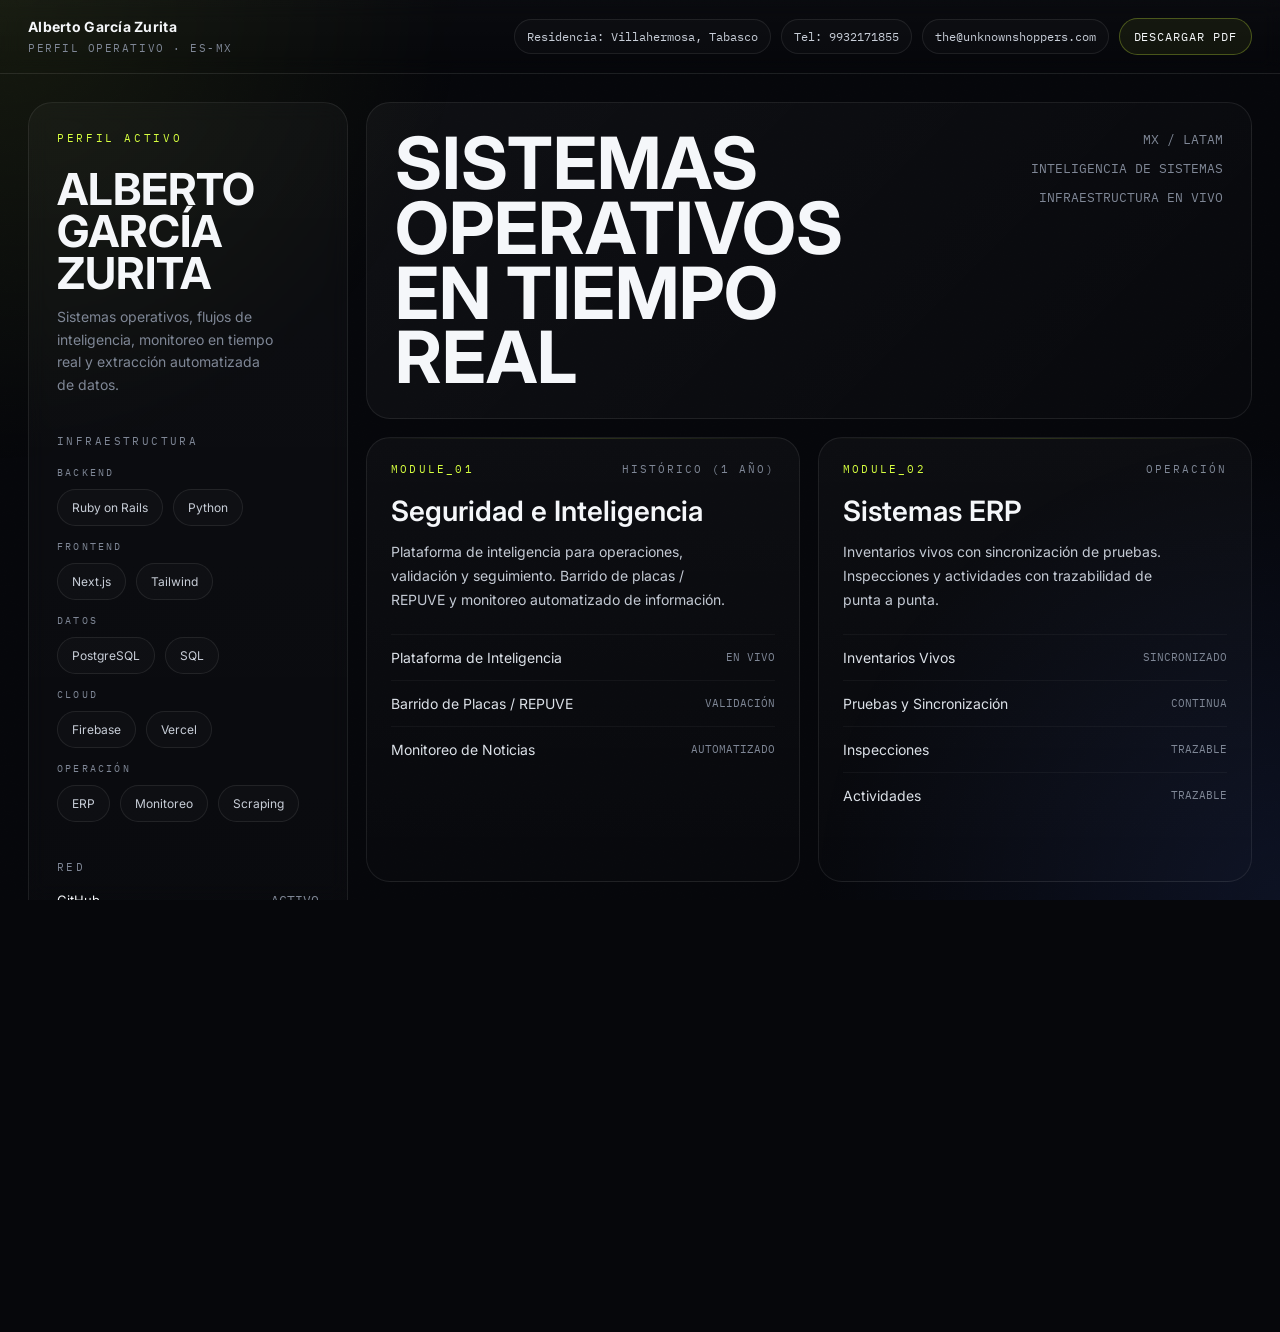
<file: index.html>
<!doctype html>
<html lang="es-MX">
  <head>
    <meta charset="utf-8" />
    <meta name="viewport" content="width=device-width, initial-scale=1" />
    <title>CV</title>
    <meta http-equiv="refresh" content="0; url=./cv.html" />
    <link rel="canonical" href="./cv.html" />
  </head>
  <body>
    <noscript>
      <p>
        Este sitio requiere redirección. Abre:
        <a href="./cv.html">cv.html</a>
      </p>
    </noscript>
    <script>
      window.location.replace('./cv.html');
    </script>
  </body>
</html>
</file>
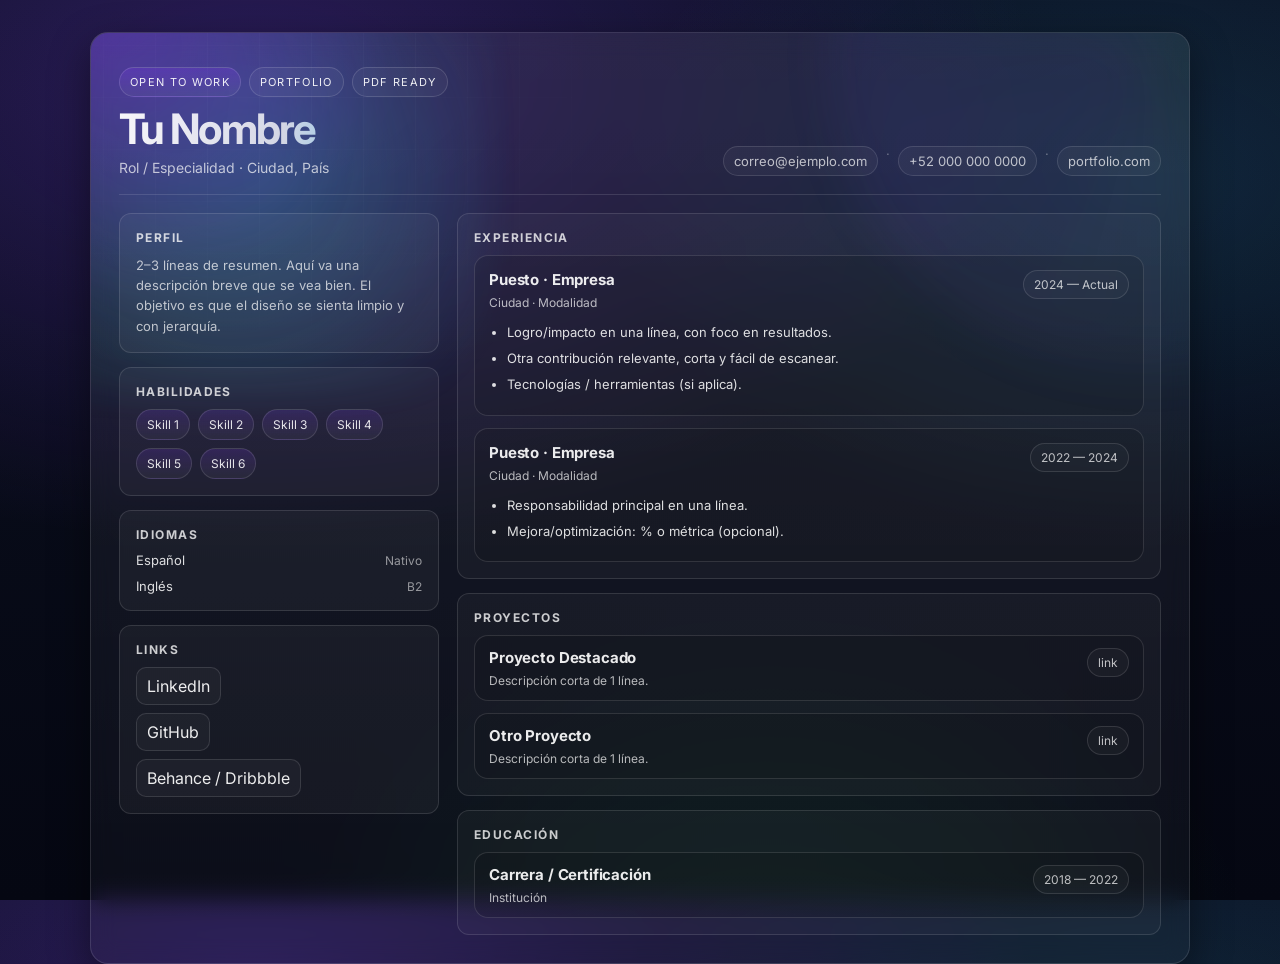
<file: bkgrnd.html>
<!doctype html>
<html lang="es">
  <head>
    <meta charset="utf-8" />
    <meta name="viewport" content="width=device-width, initial-scale=1" />
    <title>Currículum</title>
    <link rel="preconnect" href="https://fonts.googleapis.com" />
    <link rel="preconnect" href="https://fonts.gstatic.com" crossorigin />
    <link
      href="https://fonts.googleapis.com/css2?family=Inter:wght@400;500;600;700&display=swap"
      rel="stylesheet"
    />
    <link rel="stylesheet" href="./style.css?v=2" />
  </head>
  <body>
    <div class="page" id="cv">
      <div class="fx" aria-hidden="true">
        <div class="fx__grid"></div>
        <div class="fx__orb"></div>
        <div class="fx__ring"></div>
      </div>

      <header class="header hero">
        <div class="header__left">
          <div class="hero__badge">
            <span class="badge">OPEN TO WORK</span>
            <span class="badge badge--soft">PORTFOLIO</span>
            <span class="badge badge--soft">PDF READY</span>
          </div>
          <h1 class="name">Tu Nombre</h1>
          <p class="headline">Rol / Especialidad · Ciudad, País</p>
        </div>
        <div class="header__right">
          <a class="contact" href="#">correo@ejemplo.com</a>
          <span class="dot">·</span>
          <a class="contact" href="#">+52 000 000 0000</a>
          <span class="dot">·</span>
          <a class="contact" href="#">portfolio.com</a>
        </div>
      </header>

      <main class="grid">
        <aside class="sidebar">
          <section class="card">
            <h2 class="section-title">Perfil</h2>
            <p class="muted">
              2–3 líneas de resumen. Aquí va una descripción breve que se vea bien.
              El objetivo es que el diseño se sienta limpio y con jerarquía.
            </p>
          </section>

          <section class="card">
            <h2 class="section-title">Habilidades</h2>
            <div class="chips">
              <span class="chip">Skill 1</span>
              <span class="chip">Skill 2</span>
              <span class="chip">Skill 3</span>
              <span class="chip">Skill 4</span>
              <span class="chip">Skill 5</span>
              <span class="chip">Skill 6</span>
            </div>
          </section>

          <section class="card">
            <h2 class="section-title">Idiomas</h2>
            <ul class="list">
              <li><span class="k">Español</span><span class="v">Nativo</span></li>
              <li><span class="k">Inglés</span><span class="v">B2</span></li>
            </ul>
          </section>

          <section class="card">
            <h2 class="section-title">Links</h2>
            <ul class="links">
              <li><a href="#">LinkedIn</a></li>
              <li><a href="#">GitHub</a></li>
              <li><a href="#">Behance / Dribbble</a></li>
            </ul>
          </section>
        </aside>

        <section class="content">
          <section class="card card--flat">
            <h2 class="section-title">Experiencia</h2>

            <article class="item">
              <div class="item__top">
                <div>
                  <h3 class="item__title">Puesto · Empresa</h3>
                  <p class="item__meta">Ciudad · Modalidad</p>
                </div>
                <div class="item__time">2024 — Actual</div>
              </div>
              <ul class="bullets">
                <li>Logro/impacto en una línea, con foco en resultados.</li>
                <li>Otra contribución relevante, corta y fácil de escanear.</li>
                <li>Tecnologías / herramientas (si aplica).</li>
              </ul>
            </article>

            <article class="item">
              <div class="item__top">
                <div>
                  <h3 class="item__title">Puesto · Empresa</h3>
                  <p class="item__meta">Ciudad · Modalidad</p>
                </div>
                <div class="item__time">2022 — 2024</div>
              </div>
              <ul class="bullets">
                <li>Responsabilidad principal en una línea.</li>
                <li>Mejora/optimización: % o métrica (opcional).</li>
              </ul>
            </article>
          </section>

          <section class="card card--flat">
            <h2 class="section-title">Proyectos</h2>
            <article class="item item--compact">
              <div class="item__top">
                <div>
                  <h3 class="item__title">Proyecto Destacado</h3>
                  <p class="item__meta">Descripción corta de 1 línea.</p>
                </div>
                <div class="item__time"><a href="#">link</a></div>
              </div>
            </article>
            <article class="item item--compact">
              <div class="item__top">
                <div>
                  <h3 class="item__title">Otro Proyecto</h3>
                  <p class="item__meta">Descripción corta de 1 línea.</p>
                </div>
                <div class="item__time"><a href="#">link</a></div>
              </div>
            </article>
          </section>

          <section class="card card--flat">
            <h2 class="section-title">Educación</h2>
            <article class="item item--compact">
              <div class="item__top">
                <div>
                  <h3 class="item__title">Carrera / Certificación</h3>
                  <p class="item__meta">Institución</p>
                </div>
                <div class="item__time">2018 — 2022</div>
              </div>
            </article>
          </section>
        </section>
      </main>
    </div>
    <script src="./script.js?v=2" defer></script>
  </body>
</html>
</file>
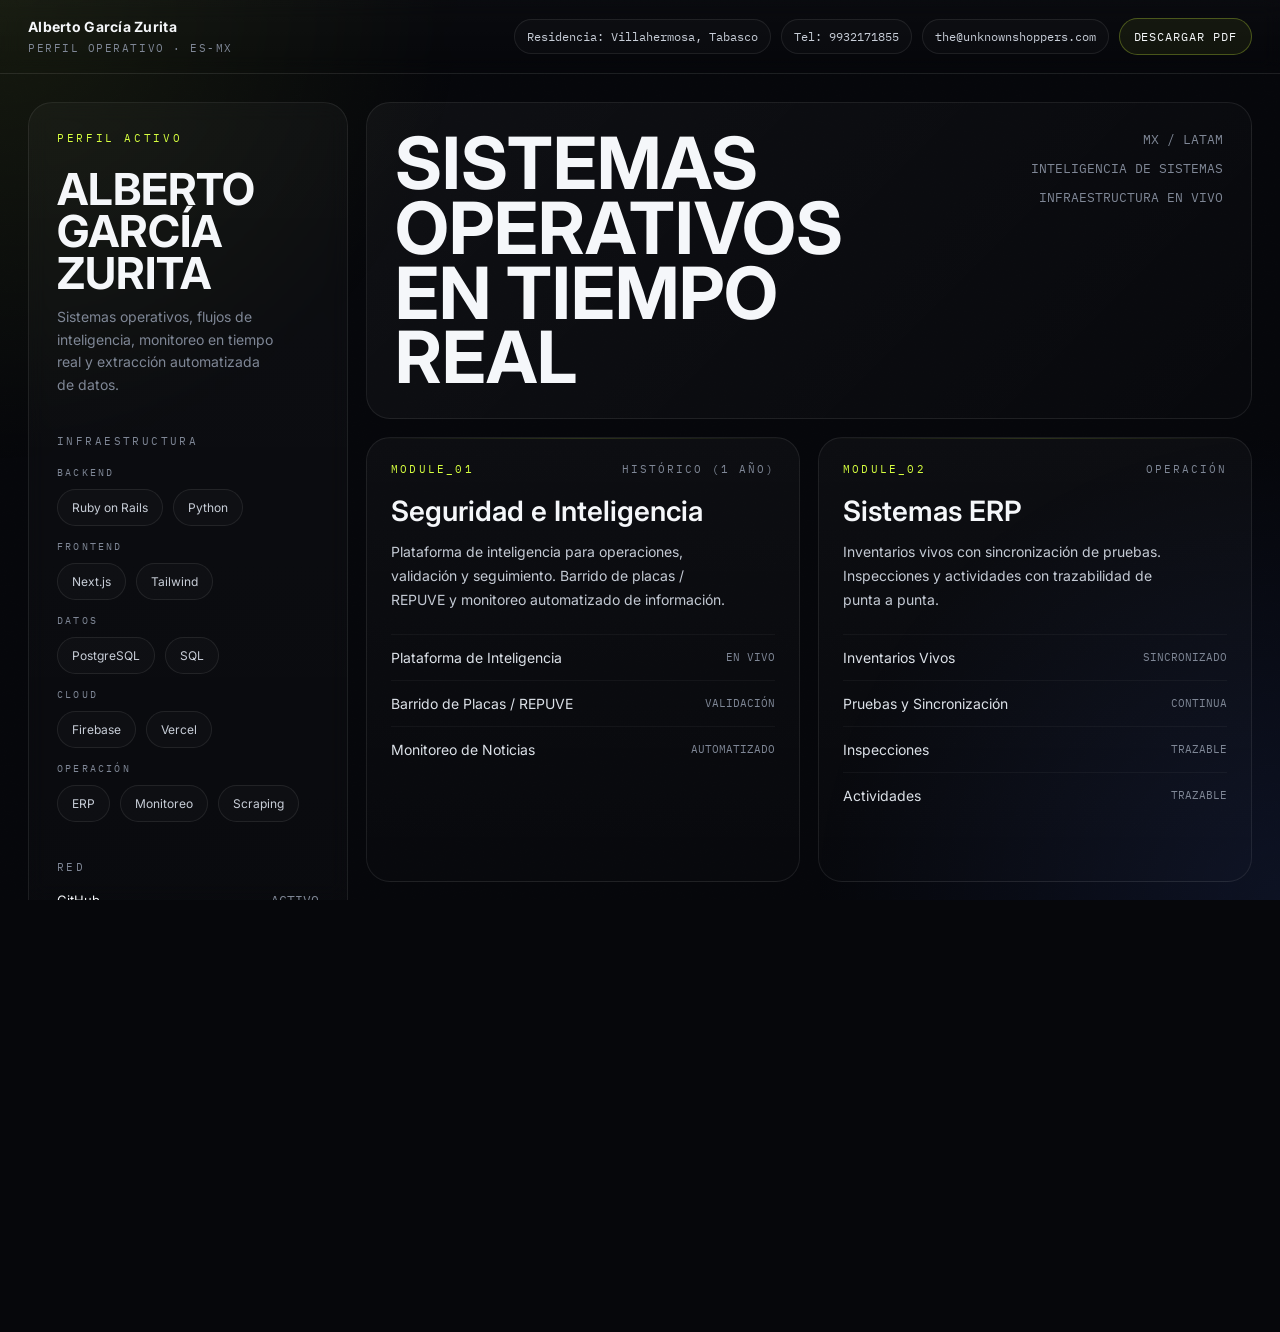
<file: cv.html>
<!DOCTYPE html>
<html lang="es-MX">
<head>
  <meta charset="UTF-8" />
  <meta name="viewport" content="width=device-width, initial-scale=1.0" />

  <title>Perfil de Sistemas Operativos</title>

  <link rel="preconnect" href="https://fonts.googleapis.com">
  <link rel="preconnect" href="https://fonts.gstatic.com" crossorigin>

  <!-- MAIN -->
  <link href="https://fonts.googleapis.com/css2?family=Inter:wght@300;400;500;600;700&display=swap" rel="stylesheet">

  <!-- MONO -->
  <link href="https://fonts.googleapis.com/css2?family=IBM+Plex+Mono:wght@300;400;500&display=swap" rel="stylesheet">

  <style>

    :root{
      --bg:#06070b;
      --panel:#0d1017;
      --line:rgba(255,255,255,.08);
      --soft:rgba(255,255,255,.04);

      --text:#f5f7fa;
      --muted:#7f8796;

      --accent:#d6ff3f;

      --mono:'IBM Plex Mono', monospace;
      --sans:'Inter', sans-serif;
    }

    *{
      margin:0;
      padding:0;
      box-sizing:border-box;
    }

    html,
    body{
      width:100%;
      height:100%;
      background:var(--bg);
      overflow:hidden;
      font-family:var(--sans);
      color:var(--text);
    }

    body::before{
      content:"";
      position:fixed;
      inset:0;

      background:
      radial-gradient(circle at top left,
      rgba(214,255,63,.08),
      transparent 30%),

      radial-gradient(circle at bottom right,
      rgba(80,120,255,.10),
      transparent 30%);

      pointer-events:none;
    }

    .noise{
      position:fixed;
      inset:0;
      opacity:.03;
      background-image:url("data:image/svg+xml,%3Csvg xmlns='http://www.w3.org/2000/svg' width='180' height='180'%3E%3Cfilter id='n'%3E%3CfeTurbulence type='fractalNoise' baseFrequency='.9' numOctaves='3' stitchTiles='stitch'/%3E%3C/filter%3E%3Crect width='180' height='180' filter='url(%23n)' opacity='.28'/%3E%3C/svg%3E");
      pointer-events:none;
      mix-blend-mode:overlay;
    }

    .shell{
      width:100%;
      height:100%;
      display:flex;
      flex-direction:column;
    }

    .topbar,
    .footer{
      padding:18px 28px;
      display:flex;
      align-items:center;
      justify-content:space-between;
      gap:18px;
    }

    .topbar{
      border-bottom:1px solid var(--line);
      background:linear-gradient(
      180deg,
      rgba(255,255,255,.02),
      rgba(255,255,255,0));
      backdrop-filter:blur(10px);
    }

    .btn{
      border:1px solid rgba(214,255,63,.28);
      background:rgba(214,255,63,.06);
      color:var(--text);
      padding:10px 14px;
      border-radius:999px;
      font-family:var(--mono);
      font-size:12px;
      letter-spacing:.08em;
      text-transform:uppercase;
      cursor:pointer;
      transition:transform .25s ease, border .25s ease, background .25s ease;
      white-space:nowrap;
    }

    .btn:hover{
      transform:translateY(-2px);
      border-color:rgba(214,255,63,.55);
      background:rgba(214,255,63,.10);
    }

    .footer{
      border-top:1px solid var(--line);
      color:var(--muted);
      font-family:var(--mono);
      font-size:12px;
      background:linear-gradient(
      0deg,
      rgba(255,255,255,.02),
      rgba(255,255,255,0));
      backdrop-filter:blur(10px);
    }

    .brand{
      display:flex;
      flex-direction:column;
      gap:6px;
    }

    .brand strong{
      font-family:var(--sans);
      font-size:14px;
      letter-spacing:.02em;
    }

    .brand span{
      font-family:var(--mono);
      color:var(--muted);
      font-size:11px;
      letter-spacing:.14em;
      text-transform:uppercase;
    }

    .contact-row{
      display:flex;
      flex-wrap:wrap;
      align-items:center;
      justify-content:flex-end;
      gap:10px;
      font-family:var(--mono);
      font-size:12px;
      color:#c8ced8;
    }

    .pill{
      border:1px solid var(--line);
      background:rgba(255,255,255,.02);
      padding:9px 12px;
      border-radius:999px;
      white-space:nowrap;
    }

    .cap-group{
      margin-top:14px;
    }

    .cap-title{
      font-size:10px;
      letter-spacing:.22em;
      text-transform:uppercase;
      color:var(--muted);
      font-family:var(--mono);
      margin-bottom:10px;
    }

    .container{
      width:100%;
      flex:1;
      padding:28px;

      display:grid;

      grid-template-columns:
      320px
      1fr;

      gap:18px;
    }

    /* LEFT */

    .sidebar{
      border:1px solid var(--line);
      background:linear-gradient(
      180deg,
      rgba(255,255,255,.03),
      rgba(255,255,255,.01));

      border-radius:24px;

      padding:28px;

      display:flex;
      flex-direction:column;
      justify-content:space-between;

      backdrop-filter:blur(10px);
    }

    .top-label{
      font-size:11px;
      letter-spacing:.24em;
      color:var(--accent);
      font-family:var(--mono);

      margin-bottom:24px;
    }

    .name{
      font-size:44px;
      line-height:.95;
      font-weight:700;
      margin-bottom:12px;
    }

    .role{
      color:var(--muted);
      line-height:1.6;
      font-size:14px;

      max-width:220px;
    }

    .section{
      margin-top:38px;
    }

    .section-title{
      font-size:11px;
      letter-spacing:.22em;
      text-transform:uppercase;
      color:var(--muted);
      margin-bottom:18px;
      font-family:var(--mono);
    }

    .stack{
      display:flex;
      flex-wrap:wrap;
      gap:10px;
    }

    .chip{
      border:1px solid var(--line);
      padding:10px 14px;
      border-radius:999px;

      font-size:12px;
      color:#c8ced8;

      background:rgba(255,255,255,.02);
    }

    .meta{
      display:flex;
      justify-content:space-between;
      align-items:center;

      margin-bottom:14px;

      font-size:13px;
    }

    .meta span:last-child{
      color:var(--muted);
      font-family:var(--mono);
    }

    .bottom{
      margin-top:40px;
      border-top:1px solid var(--line);
      padding-top:18px;

      display:flex;
      justify-content:space-between;
      align-items:center;
    }

    .status{
      display:flex;
      align-items:center;
      gap:10px;

      font-size:12px;
      color:#aab1bc;
      font-family:var(--mono);
    }

    .dot{
      width:8px;
      height:8px;
      border-radius:50%;
      background:var(--accent);

      box-shadow:
      0 0 12px var(--accent);
    }

    .year{
      color:var(--muted);
      font-size:12px;
      font-family:var(--mono);
    }

    /* RIGHT */

    .main{
      display:grid;
      grid-template-rows:
      auto
      1fr;

      gap:18px;
    }

    .hero{
      border:1px solid var(--line);
      border-radius:24px;

      padding:28px;

      position:relative;
      overflow:hidden;

      background:
      linear-gradient(
      135deg,
      rgba(255,255,255,.04),
      rgba(255,255,255,.01));
    }

    .hero::after{
      content:"";
      position:absolute;
      inset:0;

      background:
      linear-gradient(
      90deg,
      transparent,
      rgba(255,255,255,.02),
      transparent);

      transform:translateX(-100%);
      animation:scan 8s linear infinite;
    }

    @keyframes scan{
      to{
        transform:translateX(100%);
      }
    }

    .hero-top{
      display:flex;
      justify-content:space-between;
      align-items:flex-start;
      gap:40px;
    }

    .hero-title{
      font-size:72px;
      line-height:.9;
      font-weight:700;

      max-width:720px;
    }

    .hero-info{
      text-align:right;
      min-width:220px;
    }

    .hero-info div{
      margin-bottom:12px;
      color:var(--muted);
      font-size:13px;
      font-family:var(--mono);
    }

    .grid{
      display:grid;

      grid-template-columns:
      repeat(2,1fr);

      gap:18px;
    }

    .module{
      border:1px solid var(--line);
      border-radius:24px;

      padding:24px;

      position:relative;
      overflow:hidden;

      background:
      linear-gradient(
      180deg,
      rgba(255,255,255,.03),
      rgba(255,255,255,.01));

      transition:
      border .3s ease,
      transform .3s ease,
      background .3s ease;
    }

    .module:hover{
      transform:translateY(-4px);

      border-color:
      rgba(214,255,63,.22);

      background:
      linear-gradient(
      180deg,
      rgba(214,255,63,.06),
      rgba(255,255,255,.01));
    }

    .module:focus-within{
      border-color:rgba(214,255,63,.22);
    }

    .module::before{
      content:"";
      position:absolute;

      top:0;
      left:0;

      width:100%;
      height:1px;

      background:
      linear-gradient(
      90deg,
      transparent,
      rgba(214,255,63,.5),
      transparent);

      opacity:.3;
    }

    .module-id{
      font-size:11px;
      letter-spacing:.2em;
      color:var(--accent);
      font-family:var(--mono);

      margin-bottom:18px;
    }

    .module-title{
      font-size:28px;
      font-weight:600;

      margin-bottom:12px;
    }

    .module-text{
      color:#c4cad4;
      line-height:1.7;
      font-size:14px;

      max-width:90%;
    }

    .tagline{
      position:absolute;
      right:24px;
      top:24px;

      color:var(--muted);
      font-size:11px;
      letter-spacing:.18em;
      font-family:var(--mono);
    }

    .timeline{
      margin-top:22px;

      display:flex;
      flex-direction:column;
      gap:14px;
    }

    .timeline-item{
      display:flex;
      justify-content:space-between;
      align-items:center;

      border-top:1px solid var(--soft);

      padding-top:14px;
    }

    .timeline-item span:first-child{
      font-size:14px;
      color:#dce1e8;
    }

    .timeline-item span:last-child{
      font-size:11px;
      color:var(--muted);
      font-family:var(--mono);
    }

    @media(max-width:1100px){

      body{
        overflow:auto;
      }

      .container{
        grid-template-columns:1fr;
        height:auto;
      }

      .main{
        grid-row:1;
      }

      .sidebar{
        grid-row:2;
      }

      .grid{
        grid-template-columns:1fr;
      }

      .hero-title{
        font-size:52px;
      }

      .hero-top{
        flex-direction:column;
      }

      .hero-info{
        text-align:left;
      }
    }

    @media(max-width:720px){

      html,
      body{
        overflow:auto;
      }

      .container{
        padding:16px;
        gap:14px;
      }

      .topbar,
      .footer{
        padding:14px 16px;
      }

      .contact-row{
        justify-content:flex-start;
      }

      .btn{
        width:100%;
      }

      .sidebar{
        padding:20px;
        border-radius:20px;
      }

      .top-label{
        margin-bottom:18px;
      }

      .name{
        font-size:36px;
      }

      .section{
        margin-top:28px;
      }

      .hero{
        padding:20px;
        border-radius:20px;
      }

      .hero-title{
        font-size:44px;
        max-width:none;
      }

      .hero-top{
        gap:18px;
      }

      .hero-info{
        min-width:0;
      }

      .module{
        padding:18px;
        border-radius:20px;
      }

      .module-title{
        font-size:22px;
      }

      .module-text{
        max-width:none;
      }
    }

    @media(max-width:420px){

      .container{
        padding:12px;
      }

      .topbar,
      .footer{
        padding:12px;
      }

      .name{
        font-size:32px;
      }

      .role{
        max-width:none;
      }

      .hero-title{
        font-size:38px;
      }

      .chip{
        padding:9px 12px;
      }
    }

    @media (prefers-reduced-motion: reduce){
      .hero::after{
        animation:none;
      }

      .module,
      .btn{
        transition:none;
      }

      .module:hover,
      .btn:hover{
        transform:none;
      }
    }

    @media print{

      html,
      body{
        background:#ffffff;
        color:#111;
        overflow:visible;
      }

      body::before,
      .noise,
      .hero::after{
        display:none !important;
      }

      .topbar,
      .footer{
        border:none;
        background:transparent;
        backdrop-filter:none;
      }

      .btn{
        display:none;
      }

      .container{
        padding:0;
        gap:14px;
      }

      .sidebar,
      .hero,
      .module{
        box-shadow:none;
        border:1px solid rgba(0,0,0,.12);
      }

      .module:hover{
        transform:none;
      }
    }

  </style>
</head>

<body>

<div class="noise"></div>

<div class="shell">

  <header class="topbar">
    <div class="brand">
      <strong>Alberto García Zurita</strong>
      <span>Perfil Operativo · ES-MX</span>
    </div>

    <div class="contact-row">
      <div class="pill">Residencia: Villahermosa, Tabasco</div>
      <div class="pill">Tel: 9932171855</div>
      <div class="pill">the@unknownshoppers.com</div>
      <button class="btn" type="button" onclick="window.print()">Descargar PDF</button>
    </div>
  </header>

  <div class="container">

  <!-- SIDEBAR -->

  <aside class="sidebar">

    <div>

      <div class="top-label">
        PERFIL ACTIVO
      </div>

      <div class="name">
        ALBERTO<br>
        GARCÍA ZURITA
      </div>

      <div class="role">
        Sistemas operativos, flujos de inteligencia,
        monitoreo en tiempo real y extracción automatizada de datos.
      </div>

      <div class="section">

        <div class="section-title">
          Infraestructura
        </div>

        <div class="cap-group">
          <div class="cap-title">Backend</div>
          <div class="stack">
            <div class="chip">Ruby on Rails</div>
            <div class="chip">Python</div>
          </div>
        </div>

        <div class="cap-group">
          <div class="cap-title">Frontend</div>
          <div class="stack">
            <div class="chip">Next.js</div>
            <div class="chip">Tailwind</div>
          </div>
        </div>

        <div class="cap-group">
          <div class="cap-title">Datos</div>
          <div class="stack">
            <div class="chip">PostgreSQL</div>
            <div class="chip">SQL</div>
          </div>
        </div>

        <div class="cap-group">
          <div class="cap-title">Cloud</div>
          <div class="stack">
            <div class="chip">Firebase</div>
            <div class="chip">Vercel</div>
          </div>
        </div>

        <div class="cap-group">
          <div class="cap-title">Operación</div>
          <div class="stack">
            <div class="chip">ERP</div>
            <div class="chip">Monitoreo</div>
            <div class="chip">Scraping</div>
          </div>
        </div>

      </div>

      <div class="section">

        <div class="section-title">
          Red
        </div>

        <div class="meta">
          <span>GitHub</span>
          <span>ACTIVO</span>
        </div>

        <div class="meta">
          <span>LinkedIn</span>
          <span>EN LÍNEA</span>
        </div>

        <div class="meta">
          <span>Portafolio</span>
          <span>EN VIVO</span>
        </div>

      </div>

      <div class="section">

        <div class="section-title">
          Educación
        </div>

        <div class="meta">
          <span>Colegio Arjí (VHSA)</span>
          <span>BÁSICA</span>
        </div>

        <div class="meta">
          <span>CECC (CDMX)</span>
          <span>SUPERIOR</span>
        </div>

        <div class="meta">
          <span>AKAMAYA (Cancún, CDMX)</span>
          <span>ESPECIALIZACIÓN</span>
        </div>

      </div>

    </div>

    <div class="bottom">

      <div class="status">
        <div class="dot"></div>
        SISTEMA ACTIVO
      </div>

      <div class="year">
        2026
      </div>

    </div>

  </aside>

  <!-- MAIN -->

  <main class="main">

    <section class="hero">

      <div class="hero-top">

        <div class="hero-title">
          SISTEMAS<br>
          OPERATIVOS<br>
          EN TIEMPO REAL
        </div>

        <div class="hero-info">

          <div>
            MX / LATAM
          </div>

          <div>
            INTELIGENCIA DE SISTEMAS
          </div>

          <div>
            INFRAESTRUCTURA EN VIVO
          </div>

        </div>

      </div>

    </section>

    <section class="grid">

      <!-- SECURITY -->

      <div class="module">

        <div class="tagline">
          HISTÓRICO (1 AÑO)
        </div>

        <div class="module-id">
          MODULE_01
        </div>

        <div class="module-title">
          Seguridad e Inteligencia
        </div>

        <div class="module-text">
          Plataforma de inteligencia para operaciones, validación y seguimiento.
          Barrido de placas / REPUVE y monitoreo automatizado de información.
        </div>

        <div class="timeline">

          <div class="timeline-item">
            <span>Plataforma de Inteligencia</span>
            <span>EN VIVO</span>
          </div>

          <div class="timeline-item">
            <span>Barrido de Placas / REPUVE</span>
            <span>VALIDACIÓN</span>
          </div>

          <div class="timeline-item">
            <span>Monitoreo de Noticias</span>
            <span>AUTOMATIZADO</span>
          </div>

        </div>

      </div>

      <!-- SISTEMAS ERP -->

      <div class="module">

        <div class="tagline">
          OPERACIÓN
        </div>

        <div class="module-id">
          MODULE_02
        </div>

        <div class="module-title">
          Sistemas ERP
        </div>

        <div class="module-text">
          Inventarios vivos con sincronización de pruebas.
          Inspecciones y actividades con trazabilidad de punta a punta.
        </div>

        <div class="timeline">

          <div class="timeline-item">
            <span>Inventarios Vivos</span>
            <span>SINCRONIZADO</span>
          </div>

          <div class="timeline-item">
            <span>Pruebas y Sincronización</span>
            <span>CONTINUA</span>
          </div>

          <div class="timeline-item">
            <span>Inspecciones</span>
            <span>TRAZABLE</span>
          </div>

          <div class="timeline-item">
            <span>Actividades</span>
            <span>TRAZABLE</span>
          </div>

        </div>

      </div>

      <!-- NEGOCIO -->

      <div class="module">

        <div class="tagline">
          SECTOR EMPRESARIAL
        </div>

        <div class="module-id">
          MODULE_03
        </div>

        <div class="module-title">
          Sistemas CRM
        </div>

        <div class="module-text">
          Sistemas CRM para operación comercial.
          Proyectos activos en sector empresarial: POS, evaluaciones y seguimiento de desempeño.
        </div>

        <div class="timeline">

          <div class="timeline-item">
            <span>POS</span>
            <span>OPERACIÓN</span>
          </div>

          <div class="timeline-item">
            <span>Evaluaciones</span>
            <span>SEGUIMIENTO</span>
          </div>

        </div>

      </div>

    </section>

  </main>

  </div>

  <footer class="footer">
    <div>Residencia: Villahermosa, Tabasco</div>
    <div class="contact-row">
      <div>Tel: 9932171855</div>
      <div>·</div>
      <div>the@unknownshoppers.com</div>
    </div>
  </footer>

</div>

</body>
</html>
</file>
<file: style.css>
:root {
  --bg: #0b1020;
  --paper: #0f172a;
  --surface: rgba(255, 255, 255, 0.06);
  --surface-2: rgba(255, 255, 255, 0.08);
  --text: rgba(255, 255, 255, 0.92);
  --muted: rgba(255, 255, 255, 0.7);
  --faint: rgba(255, 255, 255, 0.55);
  --line: rgba(255, 255, 255, 0.12);
  --accent: #7c3aed;
  --accent-2: #22c55e;
  --accent-3: #38bdf8;
  --shadow: 0 14px 40px rgba(0, 0, 0, 0.45);
  --radius: 18px;
  --radius-sm: 12px;
  --ease-out: cubic-bezier(0.16, 1, 0.3, 1);
  --ease-in: cubic-bezier(0.32, 0, 0.67, 0);
}

* {
  box-sizing: border-box;
}

html,
body {
  height: 100%;
}

body {
  margin: 0;
  font-family: Inter, ui-sans-serif, system-ui, -apple-system, Segoe UI, Roboto,
    Helvetica, Arial, "Apple Color Emoji", "Segoe UI Emoji";
  color: var(--text);
  background: radial-gradient(1200px 700px at 20% 10%, rgba(124, 58, 237, 0.28), transparent 65%),
    radial-gradient(900px 600px at 90% 20%, rgba(56, 189, 248, 0.14), transparent 60%),
    radial-gradient(900px 700px at 60% 110%, rgba(34, 197, 94, 0.1), transparent 55%),
    linear-gradient(180deg, var(--bg), #050712);
  -webkit-font-smoothing: antialiased;
  -moz-osx-font-smoothing: grayscale;
}

a {
  color: inherit;
  text-decoration: none;
}

a:hover {
  text-decoration: underline;
}

.page {
  width: min(1100px, calc(100% - 48px));
  margin: 32px auto;
  padding: 28px;
  border: 1px solid var(--line);
  border-radius: var(--radius);
  background: linear-gradient(180deg, rgba(255, 255, 255, 0.065), rgba(255, 255, 255, 0.028));
  box-shadow: var(--shadow);
  backdrop-filter: blur(12px);
  position: relative;
  overflow: hidden;
}

.fx {
  position: absolute;
  inset: -40px;
  pointer-events: none;
  z-index: 0;
}

.fx__grid {
  position: absolute;
  inset: 0;
  background-image: linear-gradient(to right, rgba(255, 255, 255, 0.055) 1px, transparent 1px),
    linear-gradient(to bottom, rgba(255, 255, 255, 0.04) 1px, transparent 1px);
  background-size: 52px 52px;
  mask-image: radial-gradient(600px 420px at 18% 10%, rgba(0, 0, 0, 1) 15%, transparent 70%);
  opacity: 0.55;
  transform: translate3d(calc(var(--px, 0px) * 0.8), calc(var(--py, 0px) * 0.8), 0);
  animation: floatGrid 12s var(--ease-out) infinite;
}

.fx__orb {
  position: absolute;
  width: 560px;
  height: 560px;
  left: -120px;
  top: -160px;
  background: radial-gradient(circle at 30% 30%, rgba(124, 58, 237, 0.55), transparent 55%),
    radial-gradient(circle at 60% 60%, rgba(56, 189, 248, 0.28), transparent 60%),
    radial-gradient(circle at 40% 70%, rgba(34, 197, 94, 0.14), transparent 62%);
  filter: blur(18px);
  opacity: 0.85;
  transform: translate3d(calc(var(--px, 0px) * 0.9), calc(var(--py, 0px) * 0.9), 0);
  animation: pulseOrb 7.2s var(--ease-out) infinite;
}

.fx__ring {
  position: absolute;
  width: 640px;
  height: 640px;
  right: -240px;
  top: -260px;
  background: conic-gradient(from 240deg, rgba(124, 58, 237, 0.25), rgba(56, 189, 248, 0.14), rgba(34, 197, 94, 0.12), rgba(124, 58, 237, 0.25));
  border-radius: 999px;
  filter: blur(26px);
  opacity: 0.35;
  transform: translate3d(calc(var(--px, 0px) * -0.8), calc(var(--py, 0px) * -0.8), 0);
  animation: spinRing 16s linear infinite;
}

@keyframes spinRing {
  from {
    rotate: 0deg;
  }
  to {
    rotate: 360deg;
  }
}

@keyframes pulseOrb {
  0%,
  100% {
    transform: translate3d(calc(var(--px, 0px) * 0.9), calc(var(--py, 0px) * 0.9), 0) scale(1);
    opacity: 0.82;
  }
  50% {
    transform: translate3d(calc(var(--px, 0px) * 0.9), calc(var(--py, 0px) * 0.9), 0) scale(1.06);
    opacity: 0.95;
  }
}

@keyframes floatGrid {
  0%,
  100% {
    opacity: 0.5;
  }
  50% {
    opacity: 0.62;
  }
}

.header {
  display: flex;
  align-items: flex-end;
  justify-content: space-between;
  gap: 20px;
  padding-bottom: 18px;
  border-bottom: 1px solid var(--line);
  position: relative;
  z-index: 1;
}

.hero {
  padding-top: 6px;
}

.hero__badge {
  display: flex;
  flex-wrap: wrap;
  gap: 8px;
  margin-bottom: 10px;
}

.badge {
  font-size: 11px;
  letter-spacing: 0.12em;
  text-transform: uppercase;
  padding: 7px 10px;
  border-radius: 999px;
  border: 1px solid rgba(255, 255, 255, 0.14);
  background: linear-gradient(180deg, rgba(124, 58, 237, 0.28), rgba(255, 255, 255, 0.04));
}

.badge--soft {
  background: rgba(255, 255, 255, 0.04);
}

.name {
  margin: 0;
  font-size: 42px;
  letter-spacing: -0.045em;
  line-height: 1.05;
  background: linear-gradient(90deg, rgba(255, 255, 255, 0.96), rgba(255, 255, 255, 0.78), rgba(56, 189, 248, 0.92));
  -webkit-background-clip: text;
  background-clip: text;
  color: transparent;
}

.headline {
  margin: 8px 0 0;
  color: var(--muted);
  font-size: 14px;
}

.header__right {
  display: flex;
  flex-wrap: wrap;
  justify-content: flex-end;
  gap: 8px;
  color: var(--muted);
  font-size: 13px;
}

.dot {
  color: rgba(255, 255, 255, 0.35);
}

.contact {
  padding: 6px 10px;
  border: 1px solid rgba(255, 255, 255, 0.12);
  border-radius: 999px;
  background: rgba(255, 255, 255, 0.04);
  transition: transform 180ms var(--ease-out), border-color 180ms var(--ease-out), background 180ms var(--ease-out);
}

.contact:hover {
  transform: translateY(-1px);
  border-color: rgba(56, 189, 248, 0.35);
  background: rgba(56, 189, 248, 0.08);
}

.grid {
  display: grid;
  grid-template-columns: 320px 1fr;
  gap: 18px;
  margin-top: 18px;
  position: relative;
  z-index: 1;
}

.sidebar {
  display: flex;
  flex-direction: column;
  gap: 14px;
}

.content {
  display: flex;
  flex-direction: column;
  gap: 14px;
}

.card {
  padding: 16px;
  border: 1px solid var(--line);
  border-radius: var(--radius-sm);
  background: rgba(255, 255, 255, 0.04);
  box-shadow: 0 0 0 rgba(0, 0, 0, 0);
  transition: transform 220ms var(--ease-out), border-color 220ms var(--ease-out), background 220ms var(--ease-out);
}

.card:hover {
  transform: translateY(-1px);
  border-color: rgba(255, 255, 255, 0.18);
  background: rgba(255, 255, 255, 0.05);
}

.card--flat {
  background: rgba(255, 255, 255, 0.03);
}

.section-title {
  margin: 0 0 10px;
  font-size: 12px;
  letter-spacing: 0.12em;
  text-transform: uppercase;
  color: rgba(255, 255, 255, 0.78);
}

.muted {
  margin: 0;
  font-size: 13px;
  line-height: 1.55;
  color: var(--muted);
}

.chips {
  display: flex;
  flex-wrap: wrap;
  gap: 8px;
}

.chip {
  display: inline-flex;
  align-items: center;
  gap: 8px;
  padding: 7px 10px;
  border-radius: 999px;
  border: 1px solid rgba(255, 255, 255, 0.12);
  background: linear-gradient(180deg, rgba(124, 58, 237, 0.18), rgba(255, 255, 255, 0.04));
  font-size: 12px;
  color: rgba(255, 255, 255, 0.88);
}

.list {
  list-style: none;
  padding: 0;
  margin: 0;
  display: grid;
  gap: 10px;
}

.list li {
  display: flex;
  justify-content: space-between;
  align-items: baseline;
  gap: 10px;
}

.k {
  font-size: 13px;
  color: rgba(255, 255, 255, 0.86);
}

.v {
  font-size: 12px;
  color: var(--faint);
}

.links {
  margin: 0;
  padding: 0;
  list-style: none;
  display: grid;
  gap: 8px;
}

.links a {
  display: inline-flex;
  padding: 8px 10px;
  border-radius: 10px;
  border: 1px solid rgba(255, 255, 255, 0.12);
  background: rgba(255, 255, 255, 0.03);
}

.item {
  padding: 14px;
  border-radius: 14px;
  border: 1px solid rgba(255, 255, 255, 0.12);
  background: rgba(0, 0, 0, 0.12);
  transition: transform 220ms var(--ease-out), border-color 220ms var(--ease-out);
}

.item:hover {
  transform: translateY(-1px);
  border-color: rgba(56, 189, 248, 0.28);
}

.item--compact {
  padding: 12px 14px;
}

.item + .item {
  margin-top: 12px;
}

.item__top {
  display: flex;
  justify-content: space-between;
  align-items: flex-start;
  gap: 14px;
}

.item__title {
  margin: 0;
  font-size: 15px;
  letter-spacing: -0.01em;
}

.item__meta {
  margin: 6px 0 0;
  font-size: 12px;
  color: var(--muted);
}

.item__time {
  font-size: 12px;
  color: rgba(255, 255, 255, 0.72);
  white-space: nowrap;
  padding: 6px 10px;
  border-radius: 999px;
  border: 1px solid rgba(255, 255, 255, 0.12);
  background: rgba(255, 255, 255, 0.03);
}

.bullets {
  margin: 12px 0 0;
  padding-left: 18px;
  color: rgba(255, 255, 255, 0.86);
  font-size: 13px;
  line-height: 1.55;
}

.bullets li {
  margin: 6px 0;
}

@media (max-width: 860px) {
  .page {
    width: calc(100% - 24px);
    margin: 18px auto;
    padding: 18px;
  }

  .header {
    flex-direction: column;
    align-items: flex-start;
  }

  .grid {
    grid-template-columns: 1fr;
  }
}

@media (prefers-reduced-motion: reduce) {
  .fx__grid,
  .fx__orb,
  .fx__ring,
  .card,
  .item,
  .contact {
    transition: none;
    animation: none;
    transform: none;
  }
}

@media print {
  :root {
    --bg: #ffffff;
    --paper: #ffffff;
    --surface: #ffffff;
    --surface-2: #ffffff;
    --text: #111827;
    --muted: #374151;
    --faint: #6b7280;
    --line: rgba(17, 24, 39, 0.14);
    --shadow: none;
  }

  body {
    background: #ffffff;
  }

  .page {
    width: auto;
    margin: 0;
    padding: 0;
    border: none;
    border-radius: 0;
    background: #ffffff;
    box-shadow: none;
  }

  .fx {
    display: none;
  }

  .contact,
  .item__time {
    background: transparent;
  }

  a {
    text-decoration: none;
  }
}
</file>
